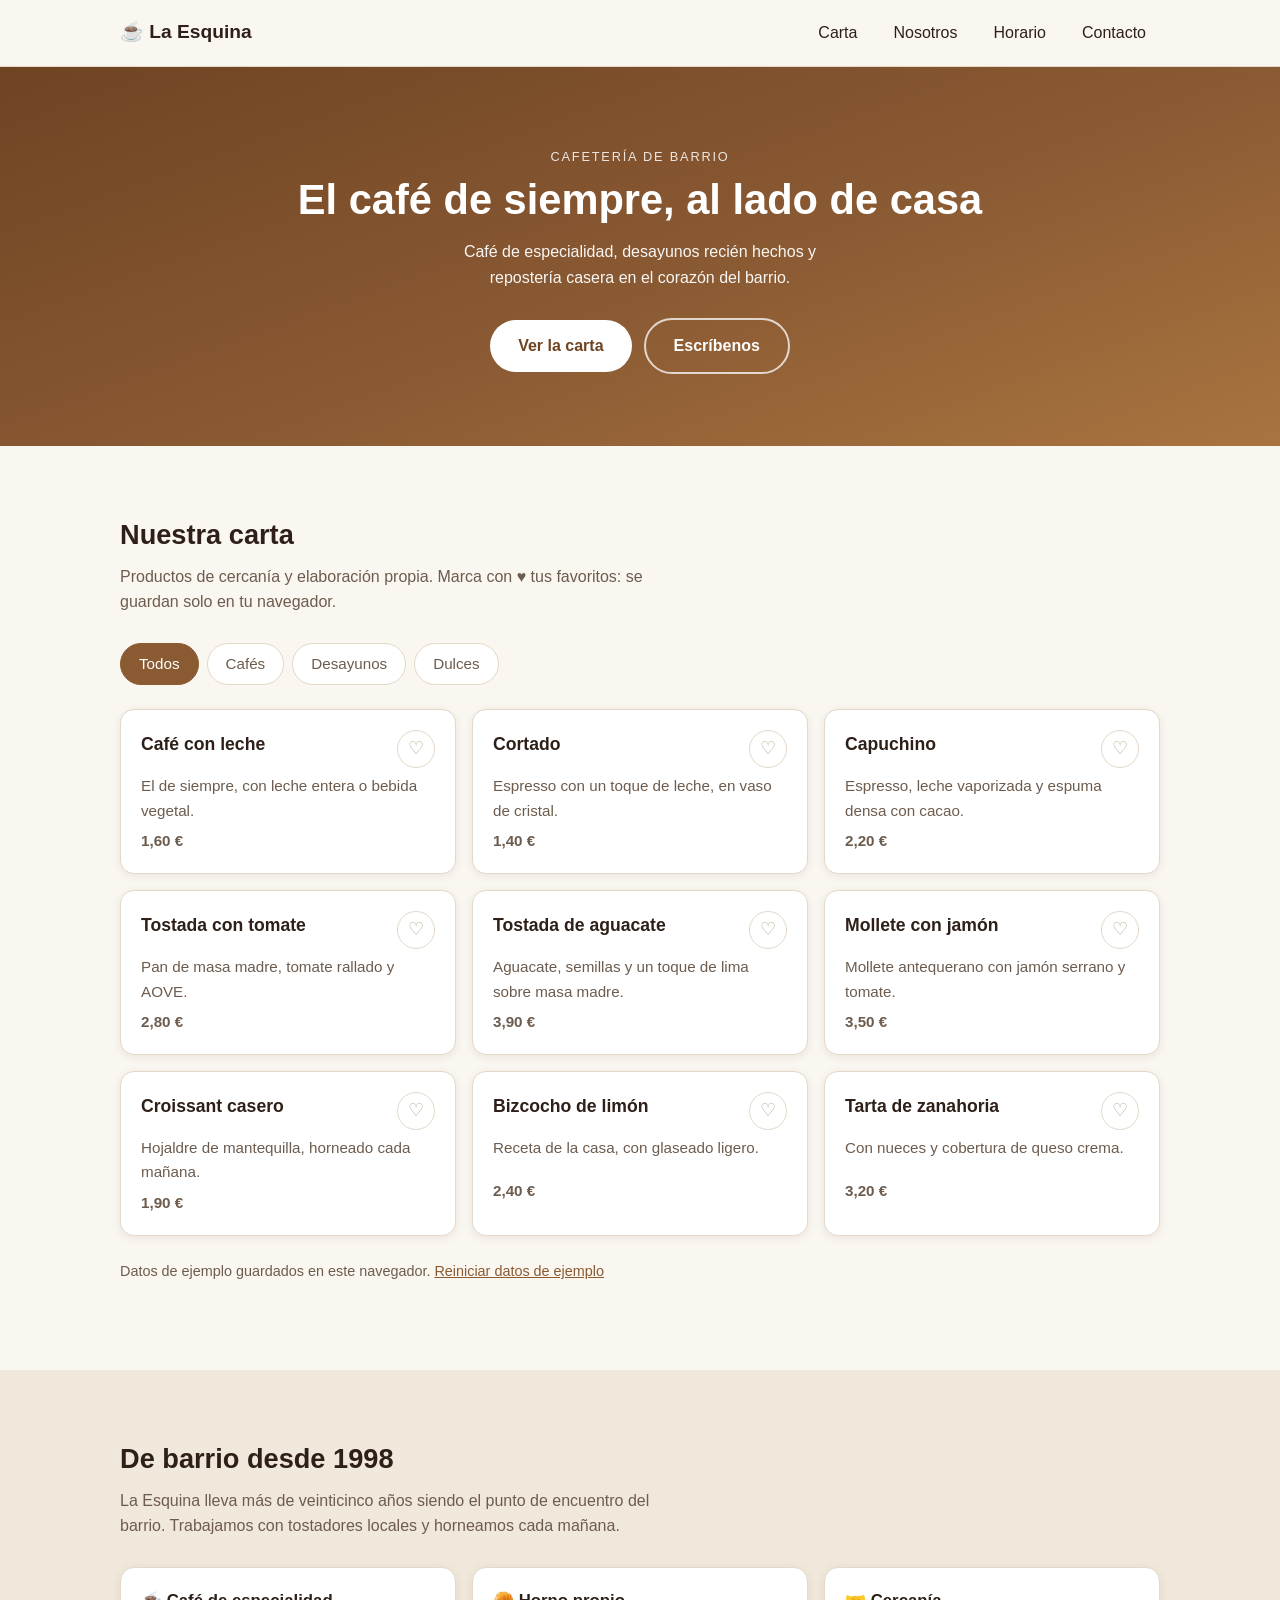
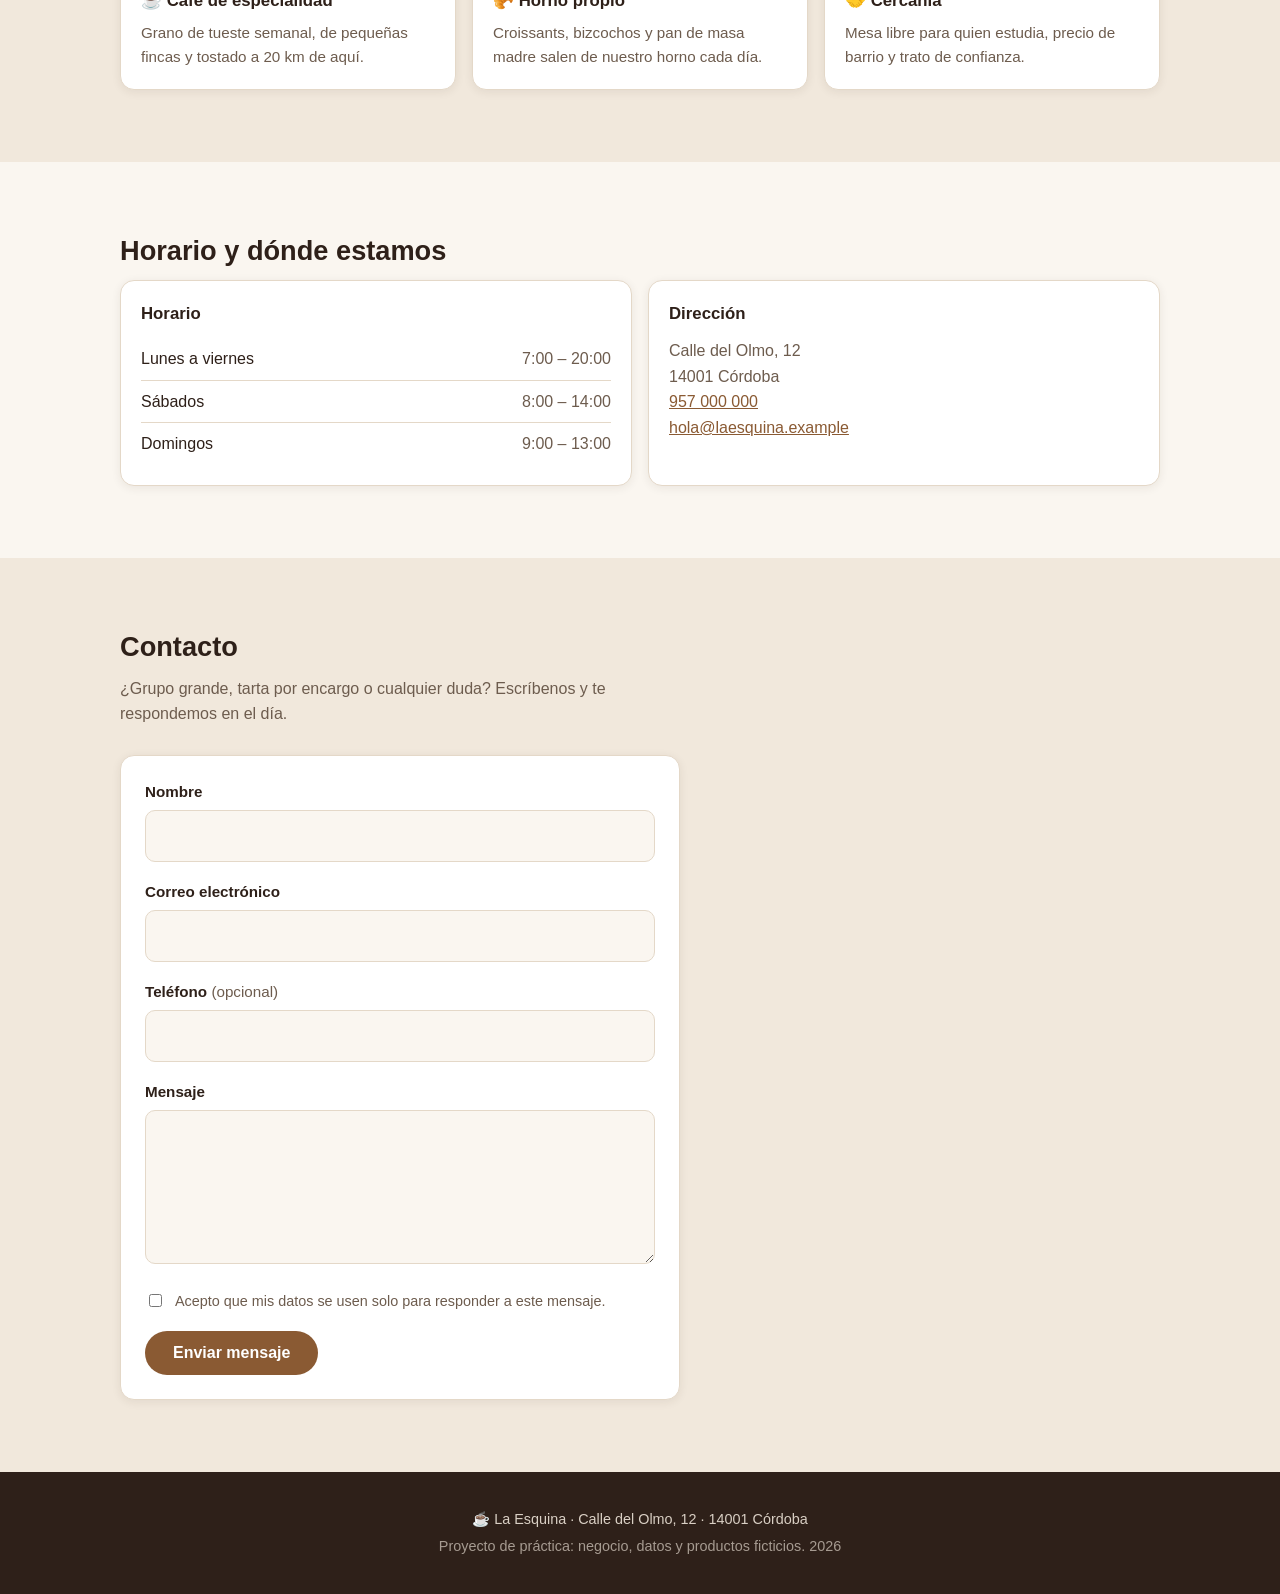
<file: index.html>
<!DOCTYPE html>
<html lang="es">
<head>
  <meta charset="UTF-8">
  <meta name="viewport" content="width=device-width, initial-scale=1.0">
  <title>La Esquina · Cafetería de barrio</title>
  <meta name="description" content="La Esquina, tu cafetería de barrio: café de especialidad, desayunos recién hechos y repostería casera.">
  <link rel="icon" href="favicon.svg" type="image/svg+xml">
  <link rel="stylesheet" href="styles.css">
  <script src="script.js" defer></script>
</head>
<body>

  <header class="site-header">
    <div class="contenedor cabecera">
      <a class="logo" href="#inicio">☕ La Esquina</a>
      <button class="nav-toggle" aria-expanded="false" aria-controls="menu-principal">
        <span class="sr-only">Abrir menú</span>☰
      </button>
      <nav id="menu-principal" class="nav" aria-label="Navegación principal">
        <a href="#carta">Carta</a>
        <a href="#nosotros">Nosotros</a>
        <a href="#horario">Horario</a>
        <a href="#contacto">Contacto</a>
      </nav>
    </div>
  </header>

  <main>

    <section id="inicio" class="hero">
      <div class="contenedor">
        <p class="hero-kicker">Cafetería de barrio</p>
        <h1>El café de siempre, al lado de casa</h1>
        <p class="hero-texto">Café de especialidad, desayunos recién hechos y repostería casera en el corazón del barrio.</p>
        <div class="hero-acciones">
          <a class="boton" href="#carta">Ver la carta</a>
          <a class="boton boton-secundario" href="#contacto">Escríbenos</a>
        </div>
      </div>
    </section>

    <section id="carta" class="seccion">
      <div class="contenedor">
        <h2>Nuestra carta</h2>
        <p class="seccion-intro">Productos de cercanía y elaboración propia. Marca con ♥ tus favoritos: se guardan solo en tu navegador.</p>
        <div class="filtros" role="group" aria-label="Filtrar la carta">
          <button class="filtro activo" data-categoria="todos">Todos</button>
          <button class="filtro" data-categoria="cafe">Cafés</button>
          <button class="filtro" data-categoria="desayuno">Desayunos</button>
          <button class="filtro" data-categoria="dulce">Dulces</button>
        </div>
        <div id="lista-carta" class="rejilla-carta" aria-live="polite"></div>
        <p class="nota-datos">
          Datos de ejemplo guardados en este navegador.
          <button id="reiniciar-datos" class="boton-texto" type="button">Reiniciar datos de ejemplo</button>
        </p>
      </div>
    </section>

    <section id="nosotros" class="seccion seccion-alt">
      <div class="contenedor">
        <h2>De barrio desde 1998</h2>
        <p class="seccion-intro">La Esquina lleva más de veinticinco años siendo el punto de encuentro del barrio. Trabajamos con tostadores locales y horneamos cada mañana.</p>
        <div class="rejilla-valores">
          <article class="valor">
            <h3>☕ Café de especialidad</h3>
            <p>Grano de tueste semanal, de pequeñas fincas y tostado a 20 km de aquí.</p>
          </article>
          <article class="valor">
            <h3>🥐 Horno propio</h3>
            <p>Croissants, bizcochos y pan de masa madre salen de nuestro horno cada día.</p>
          </article>
          <article class="valor">
            <h3>🤝 Cercanía</h3>
            <p>Mesa libre para quien estudia, precio de barrio y trato de confianza.</p>
          </article>
        </div>
      </div>
    </section>

    <section id="horario" class="seccion">
      <div class="contenedor">
        <h2>Horario y dónde estamos</h2>
        <div class="rejilla-info">
          <div class="info-bloque">
            <h3>Horario</h3>
            <table class="tabla-horario">
              <tbody>
                <tr><th scope="row">Lunes a viernes</th><td>7:00 – 20:00</td></tr>
                <tr><th scope="row">Sábados</th><td>8:00 – 14:00</td></tr>
                <tr><th scope="row">Domingos</th><td>9:00 – 13:00</td></tr>
              </tbody>
            </table>
          </div>
          <div class="info-bloque">
            <h3>Dirección</h3>
            <address>
              Calle del Olmo, 12<br>
              14001 Córdoba<br>
              <a href="tel:+34957000000">957 000 000</a><br>
              <a href="mailto:hola@laesquina.example">hola@laesquina.example</a>
            </address>
          </div>
        </div>
      </div>
    </section>

    <section id="contacto" class="seccion seccion-alt">
      <div class="contenedor">
        <h2>Contacto</h2>
        <p class="seccion-intro">¿Grupo grande, tarta por encargo o cualquier duda? Escríbenos y te respondemos en el día.</p>

        <form class="formulario" name="contacto" method="POST" action="gracias.html" data-netlify="true" netlify-honeypot="bot-field">
          <input type="hidden" name="form-name" value="contacto">
          <p class="oculto">
            <label>No rellenes esto si eres humano: <input name="bot-field"></label>
          </p>

          <div class="campo">
            <label for="nombre">Nombre</label>
            <input id="nombre" name="nombre" type="text" autocomplete="name" required>
          </div>

          <div class="campo">
            <label for="email">Correo electrónico</label>
            <input id="email" name="email" type="email" autocomplete="email" required>
          </div>

          <div class="campo">
            <label for="telefono">Teléfono <span class="opcional">(opcional)</span></label>
            <input id="telefono" name="telefono" type="tel" autocomplete="tel">
          </div>

          <div class="campo">
            <label for="mensaje">Mensaje</label>
            <textarea id="mensaje" name="mensaje" rows="5" required></textarea>
          </div>

          <div class="campo campo-check">
            <label>
              <input type="checkbox" name="privacidad" value="aceptada" required>
              Acepto que mis datos se usen solo para responder a este mensaje.
            </label>
          </div>

          <button class="boton" type="submit">Enviar mensaje</button>
          <p id="form-aviso" class="form-aviso" role="status" hidden></p>
        </form>
      </div>
    </section>

  </main>

  <footer class="site-footer">
    <div class="contenedor">
      <p>☕ La Esquina · Calle del Olmo, 12 · 14001 Córdoba</p>
      <p class="nota-footer">Proyecto de práctica: negocio, datos y productos ficticios. <span id="anio"></span></p>
    </div>
  </footer>

</body>
</html>
</file>
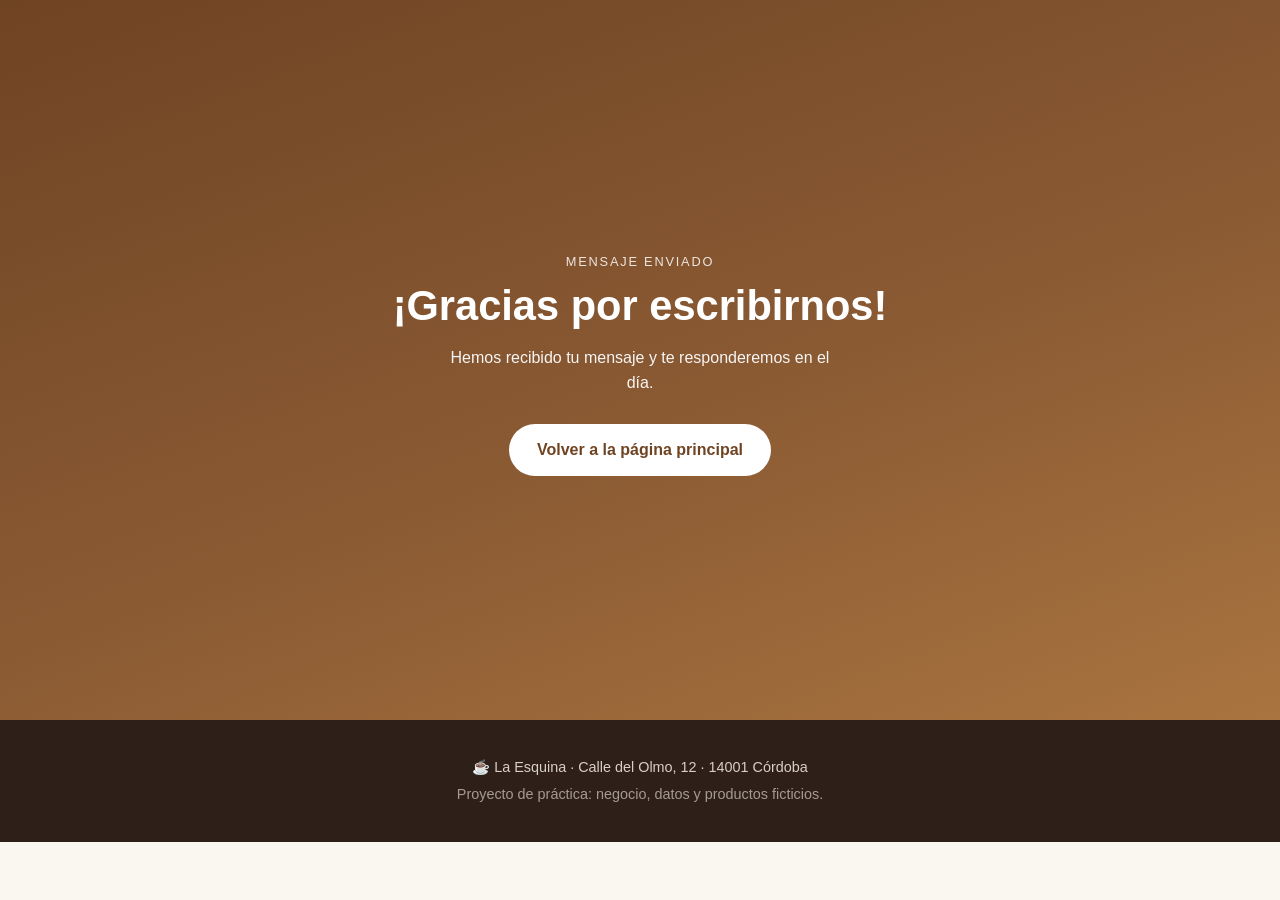
<file: gracias.html>
<!DOCTYPE html>
<html lang="es">
<head>
  <meta charset="UTF-8">
  <meta name="viewport" content="width=device-width, initial-scale=1.0">
  <title>Mensaje enviado · La Esquina</title>
  <meta name="description" content="Hemos recibido tu mensaje. Te responderemos lo antes posible.">
  <link rel="icon" href="favicon.svg" type="image/svg+xml">
  <link rel="stylesheet" href="styles.css">
</head>
<body>

  <main class="hero" style="min-height: 80vh; display: flex; align-items: center;">
    <div class="contenedor">
      <p class="hero-kicker">Mensaje enviado</p>
      <h1>¡Gracias por escribirnos!</h1>
      <p class="hero-texto">Hemos recibido tu mensaje y te responderemos en el día.</p>
      <div class="hero-acciones">
        <a class="boton" href="index.html">Volver a la página principal</a>
      </div>
    </div>
  </main>

  <footer class="site-footer">
    <div class="contenedor">
      <p>☕ La Esquina · Calle del Olmo, 12 · 14001 Córdoba</p>
      <p class="nota-footer">Proyecto de práctica: negocio, datos y productos ficticios.</p>
    </div>
  </footer>

</body>
</html>
</file>
<file: styles.css>
/* La Esquina · Cafetería de barrio — hoja de estilos mobile-first */

:root {
  --color-fondo: #faf6f0;
  --color-fondo-alt: #f1e8dc;
  --color-texto: #2e2019;
  --color-texto-suave: #6d5c4e;
  --color-acento: #8a5a33;
  --color-acento-oscuro: #6f4423;
  --color-tarjeta: #ffffff;
  --color-borde: #e4d8c8;
  --radio: 14px;
  --sombra: 0 2px 10px rgba(46, 32, 25, 0.08);
  --ancho-max: 1080px;
}

* { box-sizing: border-box; }

html { scroll-behavior: smooth; }

body {
  margin: 0;
  font-family: -apple-system, BlinkMacSystemFont, "Segoe UI", Roboto, "Helvetica Neue", Arial, sans-serif;
  background: var(--color-fondo);
  color: var(--color-texto);
  line-height: 1.6;
}

img, svg { max-width: 100%; }

.contenedor {
  width: 100%;
  max-width: var(--ancho-max);
  margin: 0 auto;
  padding: 0 20px;
}

.sr-only {
  position: absolute;
  width: 1px; height: 1px;
  padding: 0; margin: -1px;
  overflow: hidden;
  clip: rect(0 0 0 0);
  white-space: nowrap;
  border: 0;
}

.oculto { display: none; }

/* ---------- Cabecera ---------- */

.site-header {
  position: sticky;
  top: 0;
  z-index: 10;
  background: rgba(250, 246, 240, 0.95);
  backdrop-filter: blur(6px);
  border-bottom: 1px solid var(--color-borde);
}

.cabecera {
  display: flex;
  align-items: center;
  justify-content: space-between;
  padding-top: 12px;
  padding-bottom: 12px;
}

.logo {
  font-size: 1.2rem;
  font-weight: 700;
  color: var(--color-texto);
  text-decoration: none;
}

.nav-toggle {
  font-size: 1.4rem;
  line-height: 1;
  padding: 6px 10px;
  background: none;
  border: 1px solid var(--color-borde);
  border-radius: 8px;
  color: var(--color-texto);
  cursor: pointer;
}

.nav {
  display: none;
  position: absolute;
  left: 0; right: 0; top: 100%;
  flex-direction: column;
  background: var(--color-fondo);
  border-bottom: 1px solid var(--color-borde);
  padding: 8px 20px 16px;
  gap: 4px;
}

.nav.abierto { display: flex; }

.nav a {
  padding: 10px 4px;
  color: var(--color-texto);
  text-decoration: none;
  font-weight: 500;
  border-radius: 8px;
}

.nav a:hover, .nav a:focus-visible { color: var(--color-acento); }

/* ---------- Secciones ---------- */

section[id] { scroll-margin-top: 70px; }

.seccion { padding: 56px 0; }

.seccion-alt { background: var(--color-fondo-alt); }

.seccion h2 {
  margin: 0 0 12px;
  font-size: 1.7rem;
  line-height: 1.25;
}

.seccion-intro {
  margin: 0 0 28px;
  color: var(--color-texto-suave);
  max-width: 60ch;
}

/* ---------- Hero ---------- */

.hero {
  background: linear-gradient(160deg, #6f4423 0%, #8a5a33 55%, #a9743f 100%);
  color: #fff;
  padding: 80px 0 72px;
  text-align: center;
}

.hero-kicker {
  margin: 0 0 8px;
  text-transform: uppercase;
  letter-spacing: 0.14em;
  font-size: 0.8rem;
  opacity: 0.85;
}

.hero h1 {
  margin: 0 0 14px;
  font-size: 2rem;
  line-height: 1.2;
}

.hero-texto {
  margin: 0 auto 28px;
  max-width: 46ch;
  opacity: 0.95;
}

.hero-acciones {
  display: flex;
  flex-direction: column;
  gap: 12px;
  align-items: center;
}

/* ---------- Botones ---------- */

.boton {
  display: inline-block;
  padding: 13px 28px;
  background: var(--color-acento);
  color: #fff;
  border: none;
  border-radius: 999px;
  font-size: 1rem;
  font-weight: 600;
  text-decoration: none;
  cursor: pointer;
  transition: background 0.15s ease;
}

.boton:hover, .boton:focus-visible { background: var(--color-acento-oscuro); }

.hero .boton { background: #fff; color: var(--color-acento-oscuro); }

.hero .boton-secundario {
  background: transparent;
  color: #fff;
  border: 2px solid rgba(255, 255, 255, 0.75);
}

.hero .boton-secundario:hover { background: rgba(255, 255, 255, 0.12); }

.boton-texto {
  background: none;
  border: none;
  padding: 0;
  color: var(--color-acento);
  font: inherit;
  text-decoration: underline;
  cursor: pointer;
}

/* ---------- Carta ---------- */

.filtros {
  display: flex;
  flex-wrap: wrap;
  gap: 8px;
  margin-bottom: 24px;
}

.filtro {
  padding: 8px 18px;
  background: var(--color-tarjeta);
  border: 1px solid var(--color-borde);
  border-radius: 999px;
  font: inherit;
  font-size: 0.95rem;
  color: var(--color-texto-suave);
  cursor: pointer;
}

.filtro.activo {
  background: var(--color-acento);
  border-color: var(--color-acento);
  color: #fff;
}

.rejilla-carta {
  display: grid;
  grid-template-columns: 1fr;
  gap: 16px;
}

.tarjeta {
  background: var(--color-tarjeta);
  border: 1px solid var(--color-borde);
  border-radius: var(--radio);
  padding: 20px;
  box-shadow: var(--sombra);
  display: flex;
  flex-direction: column;
  gap: 6px;
}

.tarjeta-cabecera {
  display: flex;
  justify-content: space-between;
  align-items: flex-start;
  gap: 10px;
}

.tarjeta h3 {
  margin: 0;
  font-size: 1.1rem;
}

.tarjeta p {
  margin: 0;
  color: var(--color-texto-suave);
  font-size: 0.95rem;
  flex-grow: 1;
}

.tarjeta-precio {
  margin-top: 8px;
  font-weight: 700;
  color: var(--color-acento);
}

.favorito {
  flex-shrink: 0;
  background: none;
  border: 1px solid var(--color-borde);
  border-radius: 999px;
  width: 38px; height: 38px;
  font-size: 1.1rem;
  cursor: pointer;
  color: #b8a48c;
  line-height: 1;
}

.favorito.activo {
  color: #c0392b;
  border-color: #c0392b;
}

.nota-datos {
  margin-top: 24px;
  font-size: 0.9rem;
  color: var(--color-texto-suave);
}

/* ---------- Nosotros ---------- */

.rejilla-valores {
  display: grid;
  grid-template-columns: 1fr;
  gap: 16px;
}

.valor {
  background: var(--color-tarjeta);
  border: 1px solid var(--color-borde);
  border-radius: var(--radio);
  padding: 20px;
  box-shadow: var(--sombra);
}

.valor h3 { margin: 0 0 6px; font-size: 1.05rem; }

.valor p { margin: 0; color: var(--color-texto-suave); font-size: 0.95rem; }

/* ---------- Horario y dirección ---------- */

.rejilla-info {
  display: grid;
  grid-template-columns: 1fr;
  gap: 16px;
}

.info-bloque {
  background: var(--color-tarjeta);
  border: 1px solid var(--color-borde);
  border-radius: var(--radio);
  padding: 20px;
  box-shadow: var(--sombra);
}

.info-bloque h3 { margin: 0 0 10px; font-size: 1.05rem; }

.tabla-horario {
  width: 100%;
  border-collapse: collapse;
}

.tabla-horario th, .tabla-horario td {
  text-align: left;
  padding: 8px 0;
  border-bottom: 1px solid var(--color-borde);
  font-weight: 500;
}

.tabla-horario tr:last-child th, .tabla-horario tr:last-child td { border-bottom: none; }

.tabla-horario td { text-align: right; color: var(--color-texto-suave); }

address { font-style: normal; color: var(--color-texto-suave); }

address a { color: var(--color-acento); }

/* ---------- Formulario ---------- */

.formulario {
  background: var(--color-tarjeta);
  border: 1px solid var(--color-borde);
  border-radius: var(--radio);
  padding: 24px;
  box-shadow: var(--sombra);
  max-width: 560px;
}

.campo { margin-bottom: 18px; }

.campo label {
  display: block;
  margin-bottom: 6px;
  font-weight: 600;
  font-size: 0.95rem;
}

.opcional { font-weight: 400; color: var(--color-texto-suave); }

.campo input[type="text"],
.campo input[type="email"],
.campo input[type="tel"],
.campo textarea {
  width: 100%;
  padding: 12px 14px;
  border: 1px solid var(--color-borde);
  border-radius: 10px;
  font: inherit;
  background: var(--color-fondo);
  color: var(--color-texto);
}

.campo input:focus, .campo textarea:focus {
  outline: 2px solid var(--color-acento);
  outline-offset: 1px;
  border-color: var(--color-acento);
}

.campo-check label {
  display: flex;
  align-items: flex-start;
  gap: 10px;
  font-weight: 400;
  font-size: 0.9rem;
  color: var(--color-texto-suave);
}

.campo-check input { margin-top: 4px; }

.form-aviso {
  margin: 16px 0 0;
  padding: 12px 16px;
  border-radius: 10px;
  background: #e8f3e8;
  border: 1px solid #b8d8b8;
  color: #2f5d2f;
}

/* ---------- Pie ---------- */

.site-footer {
  padding: 32px 0;
  background: var(--color-texto);
  color: #d9cfc4;
  text-align: center;
  font-size: 0.9rem;
}

.site-footer p { margin: 4px 0; }

.nota-footer { opacity: 0.7; }

/* ---------- Tableta ---------- */

@media (min-width: 640px) {
  .hero h1 { font-size: 2.6rem; }

  .hero-acciones { flex-direction: row; justify-content: center; }

  .rejilla-carta { grid-template-columns: repeat(2, 1fr); }

  .rejilla-valores { grid-template-columns: repeat(3, 1fr); }

  .rejilla-info { grid-template-columns: repeat(2, 1fr); }
}

/* ---------- Escritorio ---------- */

@media (min-width: 960px) {
  .nav-toggle { display: none; }

  .nav {
    display: flex;
    position: static;
    flex-direction: row;
    gap: 8px;
    padding: 0;
    border: none;
    background: none;
  }

  .nav a { padding: 8px 14px; }

  .seccion { padding: 72px 0; }

  .rejilla-carta { grid-template-columns: repeat(3, 1fr); }
}
</file>
